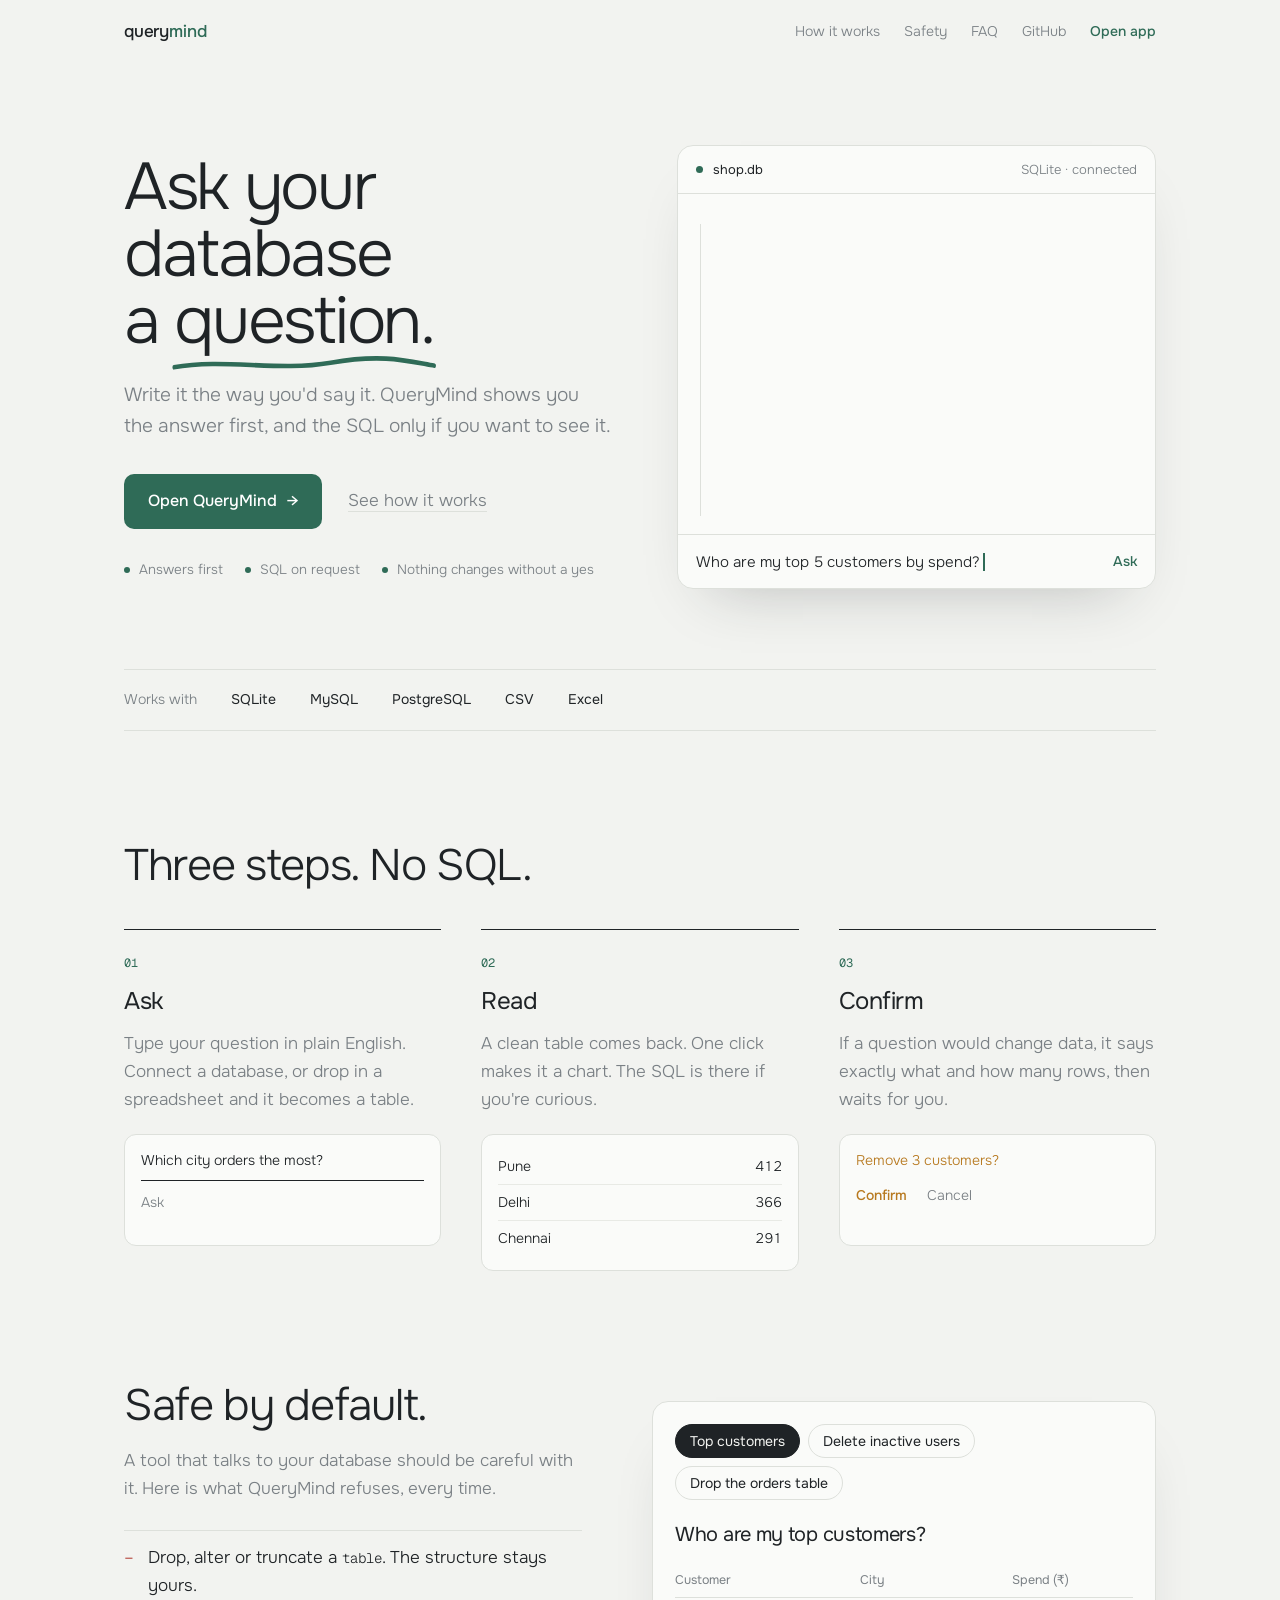
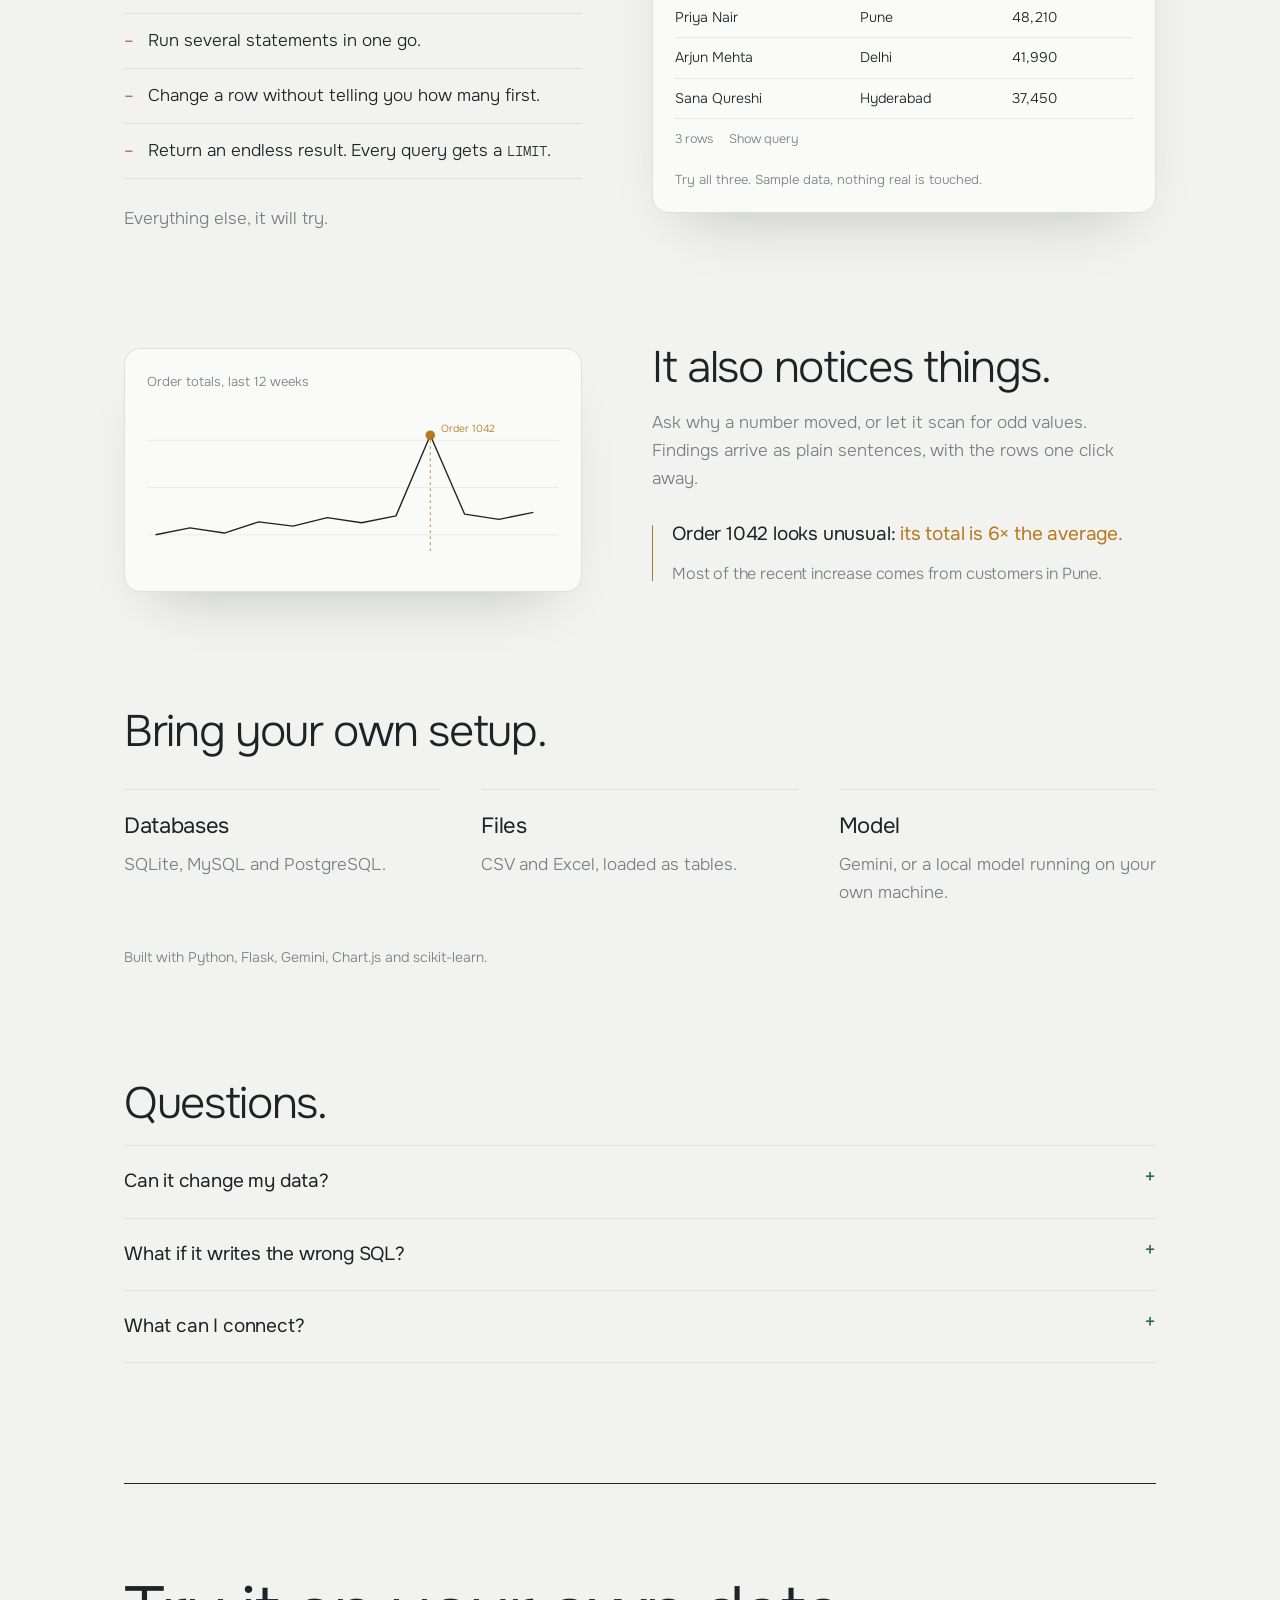
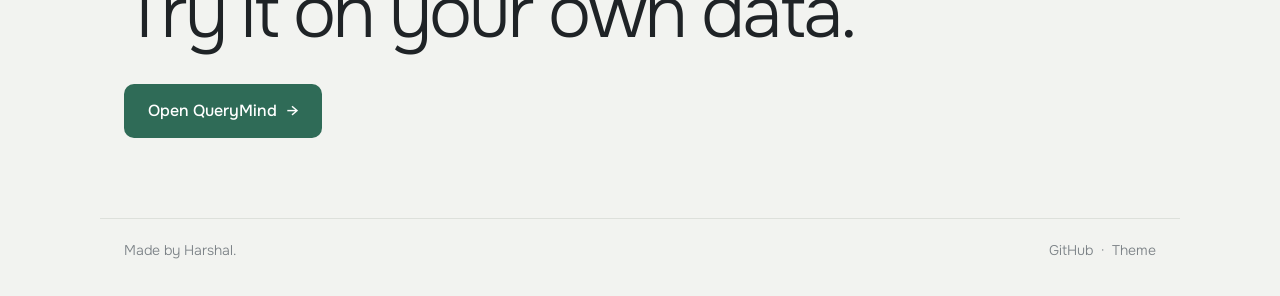
<file: templates/landing.html>
<!DOCTYPE html>
<html lang="en">
<head>
<meta charset="utf-8">
<meta name="viewport" content="width=device-width, initial-scale=1, viewport-fit=cover">
<title>QueryMind: ask your database a question</title>
<meta name="description" content="Ask your database questions in plain English. Answers first, SQL on request, and nothing changes without your say-so.">
<link rel="stylesheet" href="https://fonts.googleapis.com/css2?family=Onest:wght@300;400;500&family=Geist+Mono:wght@400&display=swap">
<style>
:root{box-sizing:border-box;padding-top:env(safe-area-inset-top,0px);padding-bottom:env(safe-area-inset-bottom,0px);
--bg:#F2F3F0;--ink:#1F2326;--mute:#7A8085;--line:#DDE0DB;--soft:#E8EAE5;--acc:#2F6B57;--warn:#B7791F;--bad:#B4443A;--card:#FAFBF9;--onacc:#fff;--sh:0 30px 60px -34px rgba(31,35,38,.28);
--ui:"Onest",system-ui,-apple-system,"Segoe UI",sans-serif;--mono:"Geist Mono",ui-monospace,Menlo,monospace}
@media (prefers-color-scheme:dark){:root:not([data-theme="light"]){--bg:#121413;--ink:#E6E8E4;--mute:#8A908C;--line:#262A28;--soft:#1B1E1C;--acc:#6FB79C;--warn:#E0A94A;--bad:#E27C70;--card:#171A18;--onacc:#0E1A14;--sh:0 30px 60px -34px rgba(0,0,0,.6)}}
:root[data-theme="dark"]{--bg:#121413;--ink:#E6E8E4;--mute:#8A908C;--line:#262A28;--soft:#1B1E1C;--acc:#6FB79C;--warn:#E0A94A;--bad:#E27C70;--card:#171A18;--onacc:#0E1A14;--sh:0 30px 60px -34px rgba(0,0,0,.6)}
:root[data-theme="light"]{--bg:#F2F3F0;--ink:#1F2326;--mute:#7A8085;--line:#DDE0DB;--soft:#E8EAE5;--acc:#2F6B57;--warn:#B7791F;--bad:#B4443A;--card:#FAFBF9;--onacc:#fff;--sh:0 30px 60px -34px rgba(31,35,38,.28)}
html{scroll-behavior:smooth;scroll-padding-top:calc(70px + env(safe-area-inset-top,0px))}
*,*:before,*:after{box-sizing:inherit}
body{margin:0;background:var(--bg);color:var(--ink);font:300 17px/1.65 var(--ui);-webkit-font-smoothing:antialiased}
a,.lk{color:inherit;background:none;border:0;padding:0;font:inherit;cursor:pointer;text-decoration:underline;text-decoration-color:var(--line);text-underline-offset:5px;transition:text-decoration-color .15s,color .15s}
a:hover,.lk:hover{text-decoration-color:currentColor}
.mute{color:var(--mute)}.bad{color:var(--bad)}.warn{color:var(--warn)}.ok{color:var(--acc)}
:focus-visible{outline:2px solid var(--acc);outline-offset:3px;border-radius:3px}
.wrap{max-width:1080px;margin:0 auto;padding:0 24px}
.bar{position:sticky;top:0;z-index:5;background:var(--bg)}
.bar .wrap{display:flex;justify-content:space-between;align-items:center;padding-top:18px;padding-bottom:18px}
.mark{font-weight:500;font-size:17px;letter-spacing:-.01em;text-decoration:none}.mark i{font-style:normal;color:var(--acc)}
.nav{display:flex;gap:24px;font-size:14px;align-items:center}
.nav a{text-decoration:none;color:var(--mute)}.nav a:hover{color:var(--ink)}
.nav .open{color:var(--acc);font-weight:500}
@media(max-width:620px){.nav .hide{display:none}}
.btn{display:inline-flex;gap:10px;align-items:center;background:var(--acc);color:var(--onacc);text-decoration:none;font-weight:500;font-size:16px;padding:14px 24px;border-radius:10px;transition:filter .15s}
.btn:hover{filter:brightness(1.12)}.btn span{transition:transform .2s}.btn:hover span{transform:translateX(4px)}

/* hero */
.hero{display:grid;grid-template-columns:1.02fr 1fr;gap:64px;align-items:center;padding:9vh 0 10px}
@media(max-width:940px){.hero{grid-template-columns:1fr;gap:48px;padding-top:5vh}}
h1{font-weight:300;font-size:clamp(42px,5.6vw,66px);line-height:1.02;letter-spacing:-.035em;margin:0 0 24px}
.u{position:relative;white-space:nowrap}
.u svg{position:absolute;left:-1%;bottom:-.16em;width:102%;height:.28em;overflow:visible}
.u path{fill:none;stroke:var(--acc);stroke-width:3;stroke-linecap:round;stroke-dasharray:340;stroke-dashoffset:340;animation:draw 1.1s .6s cubic-bezier(.5,0,.2,1) forwards}
@keyframes draw{to{stroke-dashoffset:0}}
.lede{font-size:19px;color:var(--mute);max-width:40ch;margin:0 0 32px}
.cta{display:flex;gap:26px;align-items:center;flex-wrap:wrap}
.pts{list-style:none;margin:30px 0 0;padding:0;display:flex;gap:10px 22px;flex-wrap:wrap;font-size:13.5px;color:var(--mute)}
.pts li:before{content:"";display:inline-block;width:6px;height:6px;border-radius:50%;background:var(--acc);margin-right:9px;vertical-align:1px}
.win{background:var(--card);border:1px solid var(--line);border-radius:16px;box-shadow:var(--sh);overflow:hidden}
.wbar{display:flex;align-items:center;gap:10px;padding:13px 18px;border-bottom:1px solid var(--line);font-size:13px;color:var(--mute)}
.wbar b{font-weight:400;color:var(--ink)}.wbar .live{width:7px;height:7px;border-radius:50%;background:var(--acc)}.wbar .st{margin-left:auto}
.wbody{padding:22px 22px 16px;min-height:340px;position:relative}
.wbody:before{content:"";position:absolute;left:22px;top:30px;bottom:18px;width:1px;background:var(--line)}
.wbody>*{margin-left:20px}
.dq{font-weight:400;font-size:20px;line-height:1.3;letter-spacing:-.015em;margin-top:0;margin-bottom:14px;min-height:26px;animation:in .4s ease both}
.da{transition:opacity .4s}
.think{display:flex;gap:5px;padding:8px 0}
.think i{width:5px;height:5px;border-radius:50%;background:var(--mute);animation:p 1.1s ease-in-out infinite}
.think i:nth-child(2){animation-delay:.15s}.think i:nth-child(3){animation-delay:.3s}
@keyframes p{0%,100%{opacity:.25}50%{opacity:1}}
table{width:100%;border-collapse:collapse;font-size:14px;margin:2px 0 10px}
th{font-weight:400;color:var(--mute);font-size:12.5px;text-align:left;padding:7px 0;border-bottom:1px solid var(--line)}
td{padding:8px 0;border-bottom:1px solid var(--soft)}
td.n,th.n{text-align:right;font-variant-numeric:tabular-nums}
tbody tr{opacity:0;animation:in .5s ease forwards}
@keyframes in{from{opacity:0}to{opacity:1}}
.foot{display:flex;gap:16px;font-size:12.5px;color:var(--mute);flex-wrap:wrap}
pre{font:400 12px/1.65 var(--mono);background:var(--soft);border-radius:8px;padding:11px 13px;margin:10px 0 0;white-space:pre-wrap;animation:in .4s ease both}
.say{margin:0 0 10px;font-size:15px}
.winput{display:flex;align-items:center;gap:2px;border-top:1px solid var(--line);padding:13px 18px;font-size:15px;min-height:54px}
.winput #ph{color:var(--mute);margin-left:8px}.winput #typed{white-space:pre}
.caret{width:2px;height:18px;background:var(--acc);margin-left:1px;animation:bl 1s steps(1) infinite}
@keyframes bl{50%{opacity:0}}
.winput .ask{margin-left:auto;color:var(--acc);font-weight:500;font-size:14px}
.strip{display:flex;flex-wrap:wrap;gap:8px 34px;margin-top:70px;padding:18px 0;border-top:1px solid var(--line);border-bottom:1px solid var(--line);font-size:14px;color:var(--mute)}
.strip b{font-weight:400;color:var(--ink)}

/* sections */
section{padding:110px 0 0}
h2{font-weight:300;font-size:clamp(30px,4.6vw,44px);line-height:1.1;letter-spacing:-.03em;margin:0 0 18px}
.sec p.t{color:var(--mute);max-width:44ch;margin:0 0 26px}
.two{display:grid;grid-template-columns:1fr 1.1fr;gap:70px;align-items:center}
@media(max-width:900px){.two{grid-template-columns:1fr;gap:36px}}
.steps{display:grid;grid-template-columns:repeat(3,1fr);gap:40px;margin-top:40px}
@media(max-width:900px){.steps{grid-template-columns:1fr}}
.step{border-top:1px solid var(--ink);padding-top:18px}
.step small{font:400 12px var(--mono);color:var(--acc)}
.step h3{font-weight:400;font-size:24px;letter-spacing:-.02em;margin:6px 0 8px}
.step p{margin:0 0 20px;color:var(--mute)}
.mini{background:var(--card);border:1px solid var(--line);border-radius:12px;padding:14px 16px;font-size:14px;min-height:112px}
.mini .r{display:flex;justify-content:space-between;padding:6px 0;border-bottom:1px solid var(--soft)}.mini .r:last-child{border:0}
.mini .r span:last-child{font-variant-numeric:tabular-nums}
.mini .ln{border-bottom:1px solid var(--ink);padding-bottom:8px;margin-bottom:10px}
.nots{list-style:none;margin:0 0 26px;padding:0;border-top:1px solid var(--line)}
.nots li{padding:13px 0;border-bottom:1px solid var(--line);display:flex;gap:14px}
.nots li:before{content:"–";color:var(--bad)}
.nots code{font-family:var(--mono);font-size:14px}
.try{background:var(--card);border:1px solid var(--line);border-radius:16px;box-shadow:var(--sh);padding:22px}
.chips{display:flex;gap:8px;flex-wrap:wrap;margin-bottom:18px}
.chips button{font:400 14px var(--ui);color:var(--ink);background:none;border:1px solid var(--line);border-radius:99px;padding:7px 14px;cursor:pointer;transition:border-color .15s,background .15s}
.chips button:hover{border-color:var(--mute)}.chips button[aria-pressed="true"]{background:var(--ink);color:var(--bg);border-color:var(--ink)}
.tq{font-size:20px;font-weight:400;letter-spacing:-.015em;margin:0 0 12px}
.tout{min-height:190px}.tout>*{animation:in .45s ease both}
.act{display:flex;gap:20px}.act .go{color:var(--warn);font-weight:500;text-decoration-color:var(--warn)}
.hint{font-size:13px;color:var(--mute);margin:16px 0 0}
.chart{background:var(--card);border:1px solid var(--line);border-radius:16px;box-shadow:var(--sh);padding:22px}
.chart svg{display:block;width:100%;height:auto;overflow:visible}
.cap{font-size:13px;color:var(--mute);margin:0 0 14px}
.find{margin-top:6px;padding-left:20px;position:relative}
.find:before{content:"";position:absolute;left:0;top:6px;bottom:6px;width:1px;background:var(--warn)}
.find p{margin:0 0 10px;font-size:19px;letter-spacing:-.01em;font-weight:400}
.find p em{font-style:normal;color:var(--warn)}
.facts{display:grid;grid-template-columns:repeat(3,1fr);gap:0 40px;margin-top:34px}
@media(max-width:900px){.facts{grid-template-columns:1fr}}
.facts div{border-top:1px solid var(--line);padding:18px 0 22px}
.facts dt{font-size:22px;font-weight:400;letter-spacing:-.015em;margin-bottom:6px}.facts dd{margin:0;color:var(--mute)}
.built{margin:14px 0 0;font-size:14px;color:var(--mute)}
details{border-bottom:1px solid var(--line)}details:first-of-type{border-top:1px solid var(--line)}
summary{list-style:none;cursor:pointer;padding:20px 0;font-size:19px;font-weight:400;letter-spacing:-.01em;display:flex;justify-content:space-between;gap:20px}
summary::-webkit-details-marker{display:none}
summary:after{content:"+";color:var(--acc);font-size:22px;line-height:1}details[open] summary:after{content:"–"}
details p{margin:0 0 22px;color:var(--mute);max-width:60ch}
.end{margin-top:120px;padding:90px 0 80px;border-top:1px solid var(--ink)}
.end h2{font-size:clamp(36px,6.5vw,72px);margin-bottom:30px;letter-spacing:-.04em}
footer .wrap{display:flex;justify-content:space-between;flex-wrap:wrap;gap:10px;padding-top:20px;padding-bottom:34px;border-top:1px solid var(--line);font-size:14px;color:var(--mute)}
footer a{text-decoration:none}footer a:hover{color:var(--ink)}
.js .rv{opacity:0;transform:translateY(12px);transition:opacity .7s ease,transform .7s ease}.js .rv.in{opacity:1;transform:none}
@media(prefers-reduced-motion:reduce){*{animation:none!important;transition:none!important}.js .rv{opacity:1;transform:none}tbody tr{opacity:1}.u path{stroke-dashoffset:0}}
</style>
</head>
<body>
<header class="bar"><div class="wrap">
  <a class="mark" href="#top">query<i>mind</i></a>
  <nav class="nav"><a class="hide" href="#how">How it works</a><a class="hide" href="#safe">Safety</a><a class="hide" href="#faq">FAQ</a><a href="https://github.com/Harshalloke/text-sql" target="_blank" rel="noopener">GitHub</a><a class="open" href="/app">Open app</a></nav>
</div></header>

<div class="wrap" id="top">
  <div class="hero">
    <div>
      <h1>Ask your database<br>a <span class="u">question.<svg viewBox="0 0 300 12" preserveAspectRatio="none" aria-hidden="true"><path d="M2 8 C 60 2, 120 11, 180 5 S 268 4, 298 7"/></svg></span></h1>
      <p class="lede">Write it the way you'd say it. QueryMind shows you the answer first, and the SQL only if you want to see it.</p>
      <div class="cta"><a class="btn" href="/app">Open QueryMind <span>→</span></a><a class="mute" href="#how">See how it works</a></div>
      <ul class="pts"><li>Answers first</li><li>SQL on request</li><li>Nothing changes without a yes</li></ul>
    </div>
    <div class="win" aria-label="Example conversation">
      <div class="wbar"><span class="live"></span><b>shop.db</b><span class="st">SQLite · connected</span></div>
      <div class="wbody"><h3 class="dq" id="dq"></h3><div class="da" id="da"></div></div>
      <div class="winput"><span id="typed"></span><i class="caret"></i><span id="ph">Ask about your data</span><span class="ask">Ask</span></div>
    </div>
  </div>
  <div class="strip"><span>Works with</span><b>SQLite</b><b>MySQL</b><b>PostgreSQL</b><b>CSV</b><b>Excel</b></div>
</div>

<main class="wrap">
  <section id="how" class="rv">
    <h2>Three steps. No SQL.</h2>
    <div class="steps">
      <div class="step"><small>01</small><h3>Ask</h3><p>Type your question in plain English. Connect a database, or drop in a spreadsheet and it becomes a table.</p>
        <div class="mini"><div class="ln">Which city orders the most?</div><span class="mute">Ask</span></div></div>
      <div class="step"><small>02</small><h3>Read</h3><p>A clean table comes back. One click makes it a chart. The SQL is there if you're curious.</p>
        <div class="mini"><div class="r"><span>Pune</span><span>412</span></div><div class="r"><span>Delhi</span><span>366</span></div><div class="r"><span>Chennai</span><span>291</span></div></div></div>
      <div class="step"><small>03</small><h3>Confirm</h3><p>If a question would change data, it says exactly what and how many rows, then waits for you.</p>
        <div class="mini"><span class="warn">Remove 3 customers?</span><div class="act" style="margin-top:12px"><span class="go" style="color:var(--warn);font-weight:500">Confirm</span><span class="mute">Cancel</span></div></div></div>
    </div>
  </section>

  <section id="safe" class="rv sec">
    <div class="two">
      <div>
        <h2>Safe by default.</h2>
        <p class="t">A tool that talks to your database should be careful with it. Here is what QueryMind refuses, every time.</p>
        <ul class="nots">
          <li><span>Drop, alter or truncate a <code>table</code>. The structure stays yours.</span></li>
          <li><span>Run several statements in one go.</span></li>
          <li><span>Change a row without telling you how many first.</span></li>
          <li><span>Return an endless result. Every query gets a <code>LIMIT</code>.</span></li>
        </ul>
        <p class="mute" style="margin:0">Everything else, it will try.</p>
      </div>
      <div class="try">
        <div class="chips" role="group" aria-label="Try it">
          <button aria-pressed="true" data-k="a">Top customers</button><button aria-pressed="false" data-k="b">Delete inactive users</button><button aria-pressed="false" data-k="c">Drop the orders table</button>
        </div>
        <h3 class="tq" id="tq"></h3>
        <div class="tout" id="tout"></div>
        <p class="hint">Try all three. Sample data, nothing real is touched.</p>
      </div>
    </div>
  </section>

  <section class="rv sec">
    <div class="two">
      <div class="chart">
        <p class="cap">Order totals, last 12 weeks</p>
        <svg viewBox="0 0 480 190" role="img" aria-label="Order totals over twelve weeks with one large spike">
          <g stroke="var(--soft)" stroke-width="1"><line x1="0" x2="480" y1="40" y2="40"/><line x1="0" x2="480" y1="95" y2="95"/><line x1="0" x2="480" y1="150" y2="150"/></g>
          <polyline fill="none" stroke="var(--ink)" stroke-width="1.6" stroke-linejoin="round" points="10,150 50,142 90,148 130,135 170,140 210,130 250,136 290,128 330,34 370,126 410,132 450,124"/>
          <line x1="330" x2="330" y1="40" y2="170" stroke="var(--warn)" stroke-dasharray="3 4"/>
          <circle cx="330" cy="34" r="5.5" fill="var(--warn)"/>
          <text x="342" y="30" font-size="12" fill="var(--warn)" font-family="Onest,system-ui,sans-serif">Order 1042</text>
        </svg>
      </div>
      <div>
        <h2>It also notices things.</h2>
        <p class="t">Ask why a number moved, or let it scan for odd values. Findings arrive as plain sentences, with the rows one click away.</p>
        <div class="find"><p>Order 1042 looks unusual: <em>its total is 6× the average.</em></p><p class="mute" style="font-size:16px;font-weight:300">Most of the recent increase comes from customers in Pune.</p></div>
      </div>
    </div>
  </section>

  <section class="rv">
    <h2>Bring your own setup.</h2>
    <dl class="facts">
      <div><dt>Databases</dt><dd>SQLite, MySQL and PostgreSQL.</dd></div>
      <div><dt>Files</dt><dd>CSV and Excel, loaded as tables.</dd></div>
      <div><dt>Model</dt><dd>Gemini, or a local model running on your own machine.</dd></div>
    </dl>
    <p class="built">Built with Python, Flask, Gemini, Chart.js and scikit-learn.</p>
  </section>

  <section id="faq" class="rv">
    <h2>Questions.</h2>
    <details><summary>Can it change my data?</summary><p>Yes, but never silently. Inserts, updates and deletes show what will change and how many rows, then wait for your confirmation. Structural changes like dropping a table are blocked.</p></details>
    <details><summary>What if it writes the wrong SQL?</summary><p>You can open the query behind any answer and read it. If a query fails, you get a plain-language explanation of what went wrong and what to try next.</p></details>
    <details><summary>What can I connect?</summary><p>SQLite, MySQL and PostgreSQL databases, or a CSV or Excel file that gets loaded as a table you can ask about.</p></details>
  </section>

  <div class="end rv">
    <h2>Try it on your own data.</h2>
    <a class="btn" href="/app">Open QueryMind <span>→</span></a>
  </div>
</main>

<footer><div class="wrap"><span>Made by Harshal.</span><span><a href="https://github.com/Harshalloke/text-sql" target="_blank" rel="noopener">GitHub</a> &nbsp;·&nbsp; <button class="lk mute" id="theme" style="text-decoration:none">Theme</button></span></div></footer>

<script>
// Sync theme from localStorage
(function(){
  var saved = localStorage.getItem('qm_theme');
  if(saved){
    document.documentElement.dataset.theme = saved;
  }
})();

document.documentElement.classList.add("js");
var $=function(i){return document.getElementById(i)};
var S=[
 {q:"Who are my top 5 customers by spend?",h:["Customer","City","Orders","Spend (₹)"],
  r:[["Priya Nair","Pune",14,"48,210"],["Arjun Mehta","Delhi",11,"41,990"],["Sana Qureshi","Hyderabad",9,"37,450"],["Rohan Das","Kolkata",8,"29,300"],["Meera Iyer","Chennai",7,"26,800"]],
  sql:"SELECT c.name, c.city, COUNT(o.id) AS orders,\n       SUM(o.total) AS spend\nFROM customers c JOIN orders o ON o.customer_id = c.id\nGROUP BY c.id ORDER BY spend DESC LIMIT 5",showSql:true},
 {q:"Which products sold less this month than last?",h:["Product","Last month","This month","Change"],
  r:[["Linen shirt",212,148,"−30%"],["Canvas tote",96,71,"−26%"],["Steel bottle",340,281,"−17%"]],
  sql:"SELECT p.name, m1.units AS last_month, m2.units AS this_month\nFROM products p JOIN monthly m1 ON m1.pid=p.id\nJOIN monthly m2 ON m2.pid=p.id\nWHERE m2.units < m1.units"},
 {q:"Drop the orders table.",block:"Dropping tables is blocked. QueryMind can read, add, change and delete rows, never the structure."}
];
var idx=0,timers=[];
function later(f,ms){timers.push(setTimeout(f,ms))}
function table(s,anim){
  var h="<table><thead><tr>"+s.h.map(function(x,k){return"<th"+(k>1?' class="n"':"")+">"+x+"</th>"}).join("")+"</tr></thead><tbody>";
  s.r.forEach(function(r,k){h+="<tr"+(anim?' style="animation-delay:'+k*90+'ms"':' style="opacity:1;animation:none"')+">"+r.map(function(x,j){return"<td"+(j>1?' class="n"':"")+">"+x+"</td>"}).join("")+"</tr>"});
  return h+"</tbody></table>"}
function run(){
  var s=S[idx%S.length],dq=$("dq"),da=$("da"),ty=$("typed"),ph=$("ph");idx++;
  da.style.opacity=1;da.innerHTML="";dq.textContent="";ty.textContent="";ph.style.display="";
  later(typing,500);var i=0;
  function typing(){ph.style.display="none";ty.textContent=s.q.slice(0,++i);if(i<s.q.length)timers.push(setTimeout(typing,30));else later(send,420)}
  function send(){ty.textContent="";ph.style.display="";dq.style.animation="none";dq.offsetHeight;dq.style.animation="";dq.textContent=s.q;da.innerHTML='<div class="think"><i></i><i></i><i></i></div>';later(answer,850)}
  function answer(){
    if(s.block){da.innerHTML="<p class='say'><span class='bad'>Can't do that.</span> "+s.block+"</p>";later(out,4200);return}
    da.innerHTML=table(s,true)+'<div class="foot"><span>'+s.r.length+' rows</span><span id="sqb">Show query</span><span>Export CSV</span></div>';
    if(s.showSql)later(function(){var p=document.createElement("pre");p.textContent=s.sql;da.appendChild(p);$("sqb").textContent="Hide query"},1800);
    later(out,s.showSql?5800:4200)}
  function out(){da.style.opacity=0;dq.style.opacity=0;later(function(){dq.style.opacity=1;run()},450)}
}
if(matchMedia("(prefers-reduced-motion:reduce)").matches){$("dq").textContent=S[0].q;$("da").innerHTML=table(S[0],false)}else{run()}

/* interactive safety panel */
var T={
 a:{q:"Who are my top customers?",h:function(){return table({h:["Customer","City","Spend (₹)"],r:[["Priya Nair","Pune","48,210"],["Arjun Mehta","Delhi","41,990"],["Sana Qureshi","Hyderabad","37,450"]]},false).replace(/ class="n"/g,"")+'<div class="foot"><span>3 rows</span><span>Show query</span></div>'}},
 b:{q:"Delete users who haven't ordered in a year.",h:function(){return"<p class='say'><span class='warn'>This will permanently remove 3 customers</span> with no orders in the last 12 months.</p><div class='act'><button class='lk go' data-a='y'>Confirm</button><button class='lk mute' data-a='n'>Cancel</button></div>"}},
 c:{q:"Drop the orders table.",h:function(){return"<p class='say'><span class='bad'>Can't do that.</span> Dropping tables is blocked. QueryMind can read, add, change and delete rows, never the structure.</p>"}}
};
function pick(k){
  document.querySelectorAll(".chips button").forEach(function(b){b.setAttribute("aria-pressed",b.dataset.k===k)});
  $("tq").textContent=T[k].q;$("tout").innerHTML=T[k].h();
}
document.querySelectorAll(".chips button").forEach(function(b){b.onclick=function(){pick(b.dataset.k)}});
$("tout").addEventListener("click",function(e){var b=e.target.closest("button");if(!b)return;
  $("tout").innerHTML=b.dataset.a==="y"?"<p class='say'><span class='ok'>Done.</span> 3 customers removed.</p>":"<p class='say mute'>Cancelled. Nothing was changed.</p>"});
pick("a");

var io=new IntersectionObserver(function(e){e.forEach(function(x){if(x.isIntersecting){x.target.classList.add("in");io.unobserve(x.target)}})},{threshold:.12});
document.querySelectorAll(".rv").forEach(function(el){io.observe(el)});

$("theme").onclick=function(){
  var r=document.documentElement;
  var d=r.dataset.theme?r.dataset.theme==="dark":matchMedia("(prefers-color-scheme:dark)").matches;
  var next=d?"light":"dark";
  r.dataset.theme=next;
  localStorage.setItem('qm_theme', next);
};
</script>
</body>
</html>
</file>
